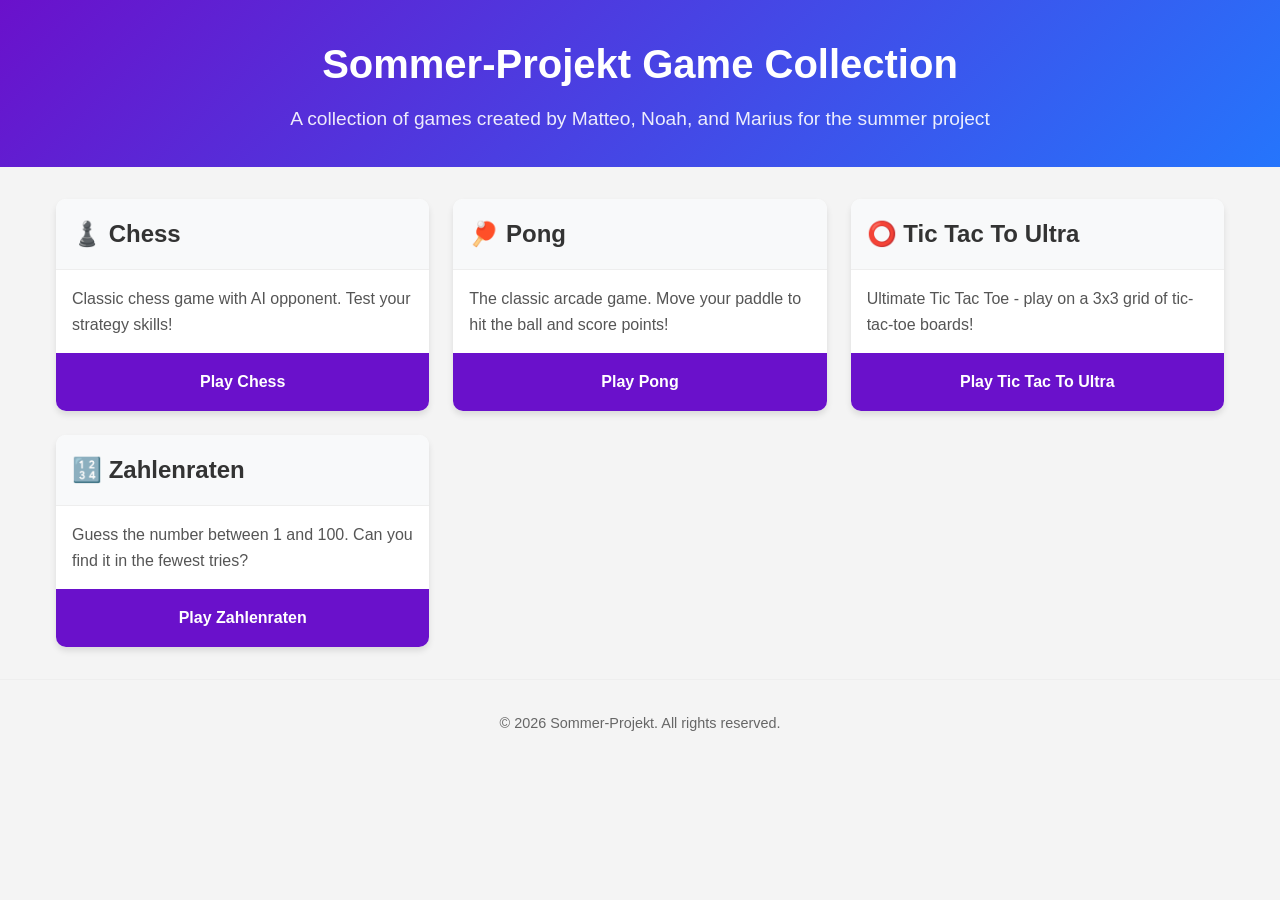
<file: index.html>
<!DOCTYPE html>
<html lang="en">
<head>
    <meta charset="UTF-8">
    <meta name="viewport" content="width=device-width, initial-scale=1.0">
    <title>Sommer-Projekt Game Collection</title>
    <link rel="stylesheet" href="style.css">
</head>
<body>
    <header>
        <h1>Sommer-Projekt Game Collection</h1>
        <p>A collection of games created by Matteo, Noah, and Marius for the summer project</p>
    </header>

    <main>
        <section class="games-grid">
            <article class="game-card">
                <h2>♟️ Chess</h2>
                <p>Classic chess game with AI opponent. Test your strategy skills!</p>
                <a href="Chess/chess.html" class="btn">Play Chess</a>
            </article>

            <article class="game-card">
                <h2>🏓 Pong</h2>
                <p>The classic arcade game. Move your paddle to hit the ball and score points!</p>
                <a href="Pong/pong.html" class="btn">Play Pong</a>
            </article>

            <article class="game-card">
                <h2>⭕ Tic Tac To Ultra</h2>
                <p>Ultimate Tic Tac Toe - play on a 3x3 grid of tic-tac-toe boards!</p>
                <a href="Tic Tac To Ultra/TicTacTo_Ultra.html" class="btn">Play Tic Tac To Ultra</a>
            </article>

            <article class="game-card">
                <h2>🔢 Zahlenraten</h2>
                <p>Guess the number between 1 and 100. Can you find it in the fewest tries?</p>
                <a href="Zahlen-Raten/zahlenraten.html" class="btn">Play Zahlenraten</a>
            </article>
        </section>
    </main>

    <footer>
        <p>&copy; 2026 Sommer-Projekt. All rights reserved.</p>
    </footer>

    <script src="script.js"></script>
</body>
</html>
</file>
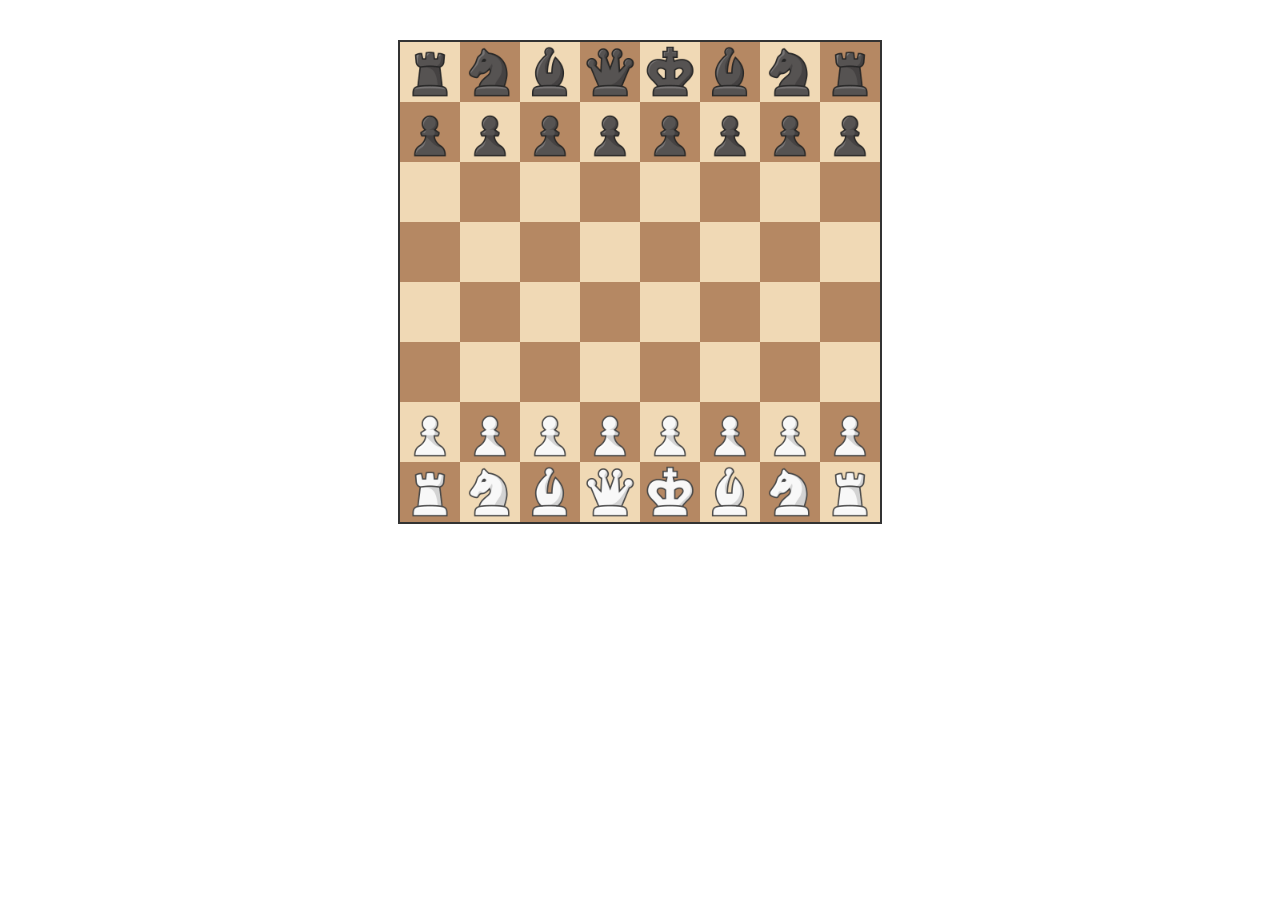
<file: Chess/chess.html>
<!doctype html>
<html lang="en">
  <head>
    <meta charset="UTF-8" />
    <meta name="viewport" content="width=device-width, initial-scale=1.0" />
    <title>Chess Game</title>
    <link rel="stylesheet" href="css/chess.css" />
  </head>
  <body>
    <div id="board"></div>
    <script src="js/chess.js"></script>
  </body>
</html>
</file>
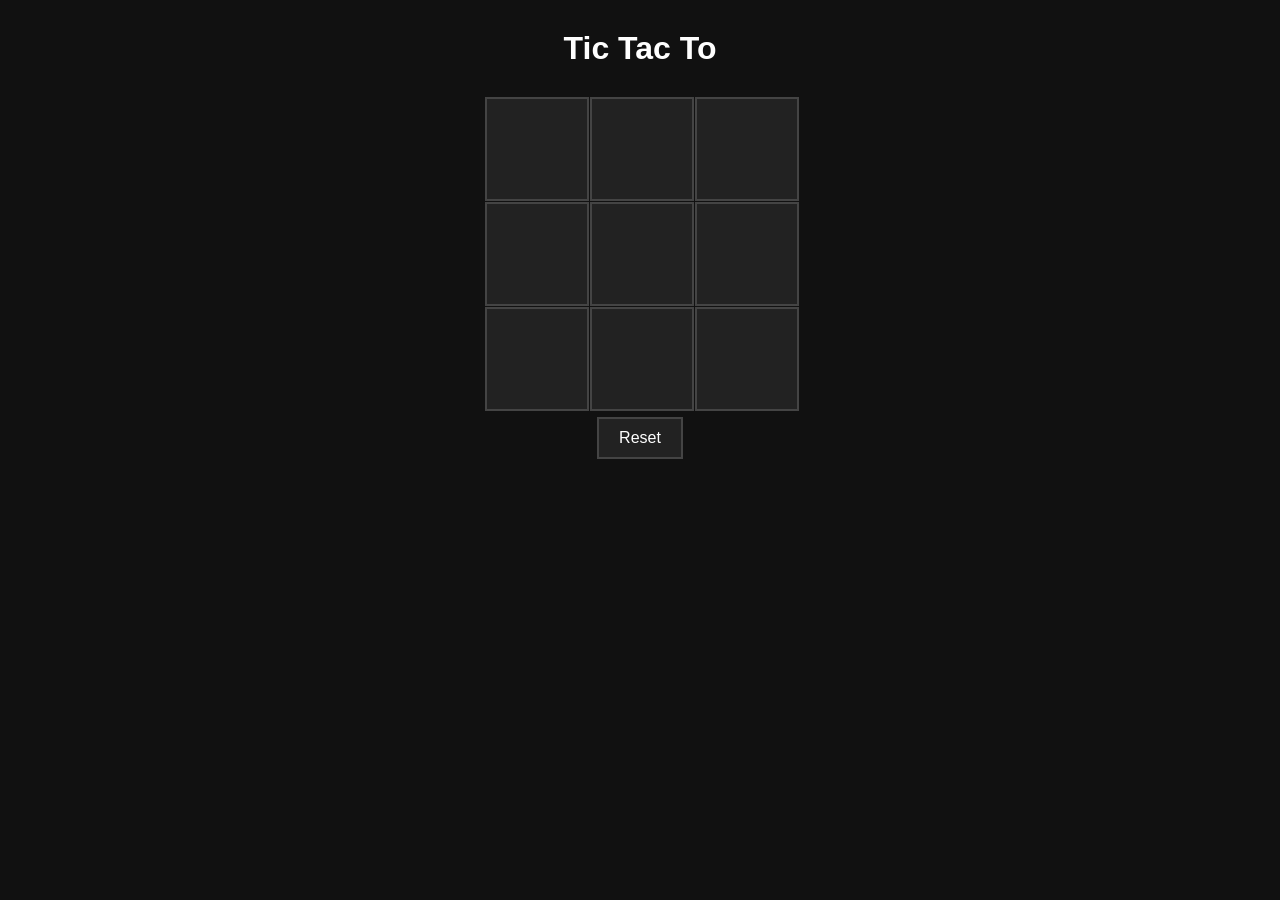
<file: Tic Tac To Ultra/TicTacTo_Ultra.html>
<!DOCTYPE html>
<html lang="de">

<head>
    <meta charset="UTF-8">
    <!-- Sorgt dafür, dass die Seite auf Handy/Tablet korrekt skaliert -->
    <meta name="viewport" content="width=device-width, initial-scale=1.0">

    <title>TicTacTo Ultra</title>

    <!-- Verknüpft die externe CSS-Datei für das Design -->
    <link rel="stylesheet" href="TicTacTo_Ultra.css">
</head>

<body>

    <div class="container">
        <!-- Hauptüberschrift des Spiels -->
        <h1>Tic Tac To</h1>

        <div class="game-board">

            <!-- Classic TicTacToe Spielfeld -->
            <div class="classic">

                <!-- 9 Felder des Classic-Boards -->
                <!-- Jedes Feld hat die Klasse "cell_c" und eine eindeutige ID -->
                <div class="cell_c" id="classic-0"></div>
                <div class="cell_c" id="classic-1"></div>
                <div class="cell_c" id="classic-2"></div>
                <div class="cell_c" id="classic-3"></div>
                <div class="cell_c" id="classic-4"></div>
                <div class="cell_c" id="classic-5"></div>
                <div class="cell_c" id="classic-6"></div>
                <div class="cell_c" id="classic-7"></div>
                <div class="cell_c" id="classic-8"></div>

            </div>

            <!-- Reset-Button zum Zurücksetzen des Spiels -->
            <button id="reset-button">Reset</button>

        </div>
    </div>

    <!-- Verknüpft die JavaScript-Datei, die die Spiellogik enthält -->
    <script src="TicTacTo_Ultra.js"></script>
</body>

</html>
</file>
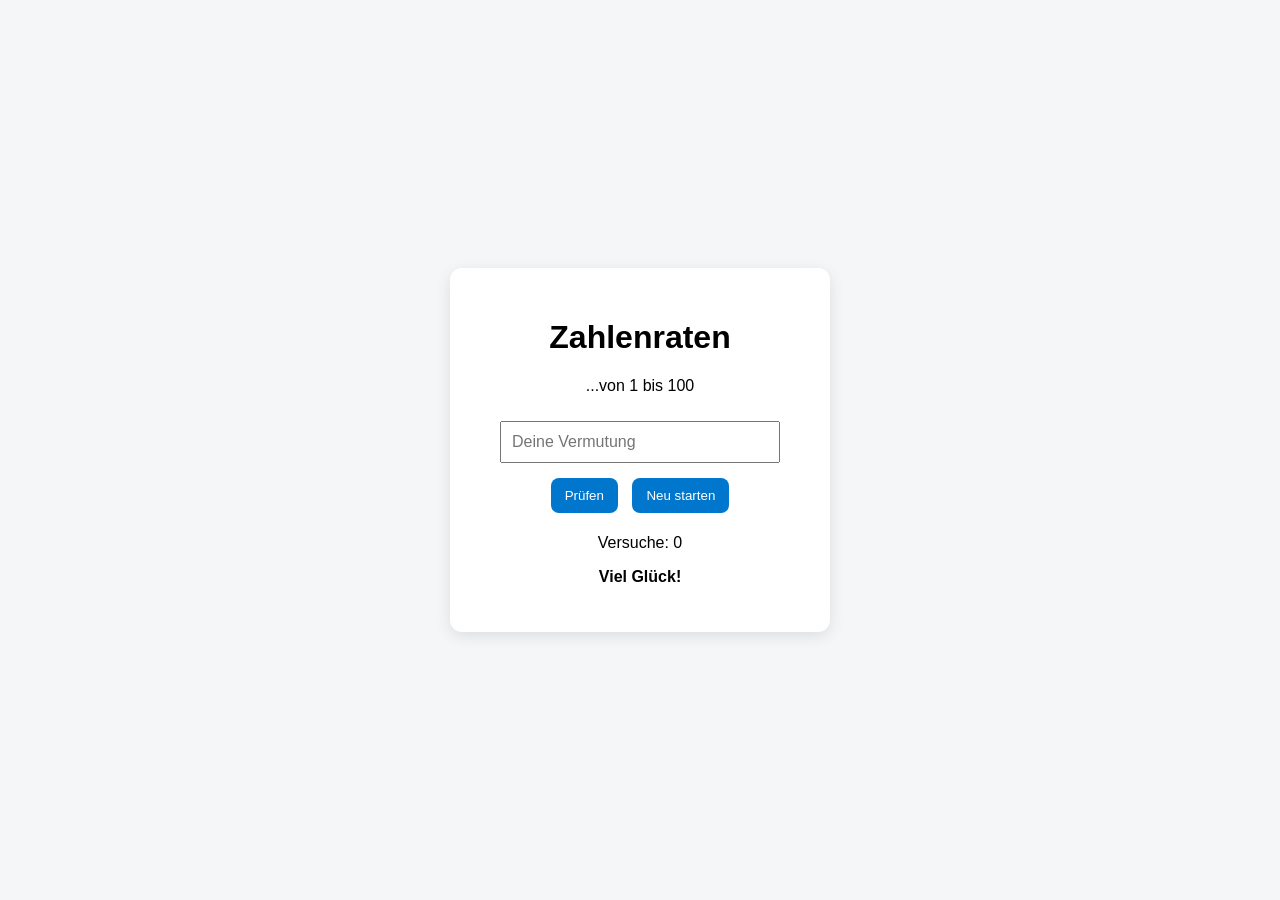
<file: Zahlen-Raten/zahlenraten.html>
<!DOCTYPE html>
<html lang="de">
<head>
    <meta charset="UTF-8">
    <meta name="viewport" content="width=device-width, initial-scale=1.0">
    <title>Zahlenraten</title>
    <link rel="stylesheet" href="zahlenraten.css">
</head>
<body>
    <!-- Main container for the game -->
    <div class="container">
        <h1>Zahlenraten</h1>
        <p>...von 1 bis 100</p>

        <!-- Input field for user's guess -->
        <input type="number" id="guess" placeholder="Deine Vermutung" min="1" max="100">
        <!-- Button to submit a guess -->
        <button id="check_button">Prüfen</button>
        <!-- Button to restart the game -->
        <button id="restart_button">Neu starten</button>
        <!-- Display for number of attempts -->
        <p>Versuche: <span id="versuche">0</span></p>
        <!-- Display for game messages (too high, too low, correct) -->
        <p id="message">Viel Glück!</p>
    </div>

    <script src="zahlenraten.js"></script>
</body>
</html>
</file>
<file: style.css>
/* Reset and base styles */
* {
    margin: 0;
    padding: 0;
    box-sizing: border-box;
}

body {
    font-family: 'Segoe UI', Tahoma, Geneva, Verdana, sans-serif;
    line-height: 1.6;
    color: #333;
    background-color: #f4f4f4;
}

header {
    background: linear-gradient(135deg, #6a11cb 0%, #2575fc 100%);
    color: white;
    text-align: center;
    padding: 2rem 1rem;
    margin-bottom: 2rem;
}

header h1 {
    font-size: 2.5rem;
    margin-bottom: 0.5rem;
}

header p {
    font-size: 1.2rem;
    opacity: 0.9;
}

main {
    max-width: 1200px;
    margin: 0 auto;
    padding: 0 1rem;
}

.games-grid {
    display: grid;
    grid-template-columns: repeat(auto-fit, minmax(280px, 1fr));
    gap: 1.5rem;
    margin-bottom: 2rem;
}

.game-card {
    background: white;
    border-radius: 10px;
    box-shadow: 0 4px 6px rgba(0,0,0,0.1);
    overflow: hidden;
    transition: transform 0.3s ease, box-shadow 0.3s ease;
}

.game-card:hover {
    transform: translateY(-5px);
    box-shadow: 0 6px 12px rgba(0,0,0,0.15);
}

.game-card h2 {
    background: #f8f9fa;
    padding: 1rem;
    margin: 0;
    font-size: 1.5rem;
    border-bottom: 1px solid #eee;
}

.game-card p {
    padding: 1rem;
    color: #555;
}

.game-card .btn {
    display: block;
    width: 100%;
    padding: 1rem;
    background: #6a11cb;
    color: white;
    text-align: center;
    text-decoration: none;
    font-weight: bold;
    transition: background 0.3s ease;
}

.game-card .btn:hover {
    background: #5a0ca8;
}

footer {
    text-align: center;
    padding: 2rem 1rem;
    color: #666;
    font-size: 0.9rem;
    border-top: 1px solid #eee;
    margin-top: 2rem;
}

/* Responsive adjustments */
@media (max-width: 768px) {
    header h1 {
        font-size: 2rem;
    }

    header p {
        font-size: 1rem;
    }

    .games-grid {
        grid-template-columns: 1fr;
    }
}
</file>
<file: Chess/css/chess.css>
/* Chess Board Styles */

#board {
  display: grid;
  grid-template-columns: repeat(8, 1fr);
  grid-template-rows: repeat(8, 1fr);
  width: 480px; /* 60px * 8 */
  height: 480px;
  margin: 40px auto;
  border: 2px solid #333;
}

.square {
  width: 60px;
  height: 60px;
  position: relative;
  box-sizing: border-box;
}

.white {
  background-color: #f0d9b5; /* light tan */
}

.black {
  background-color: #b58863; /* dark brown */
}

/* Piece images */
.square img {
  position: absolute;
  top: 0;
  left: 0;
  width: 100%;
  height: 100%;
  object-fit: contain;
}

/* Selected square highlight */
.selected-piece {
  border: 3px solid #ff0;
  border-radius: 3px;
}

/* Optional: make the board responsive */
@media (max-width: 500px) {
  #board {
    width: 90vw;
    height: 90vw;
  }
  .square {
    width: calc(90vw / 8);
    height: calc(90vw / 8);
  }
}
</file>
<file: Tic Tac To Ultra/TicTacTo_Ultra.css>
body {
    background: #111;
    color: #fff;
    font-family: Arial, sans-serif;
    text-align: center;
    margin: 0;
    padding: 0;
    height: 100vh;
    display: flex;
    flex-direction: column;
    align-items: center;
}

.container {
    margin-top: 20px;
}

h1 {
    margin: 10px 0;
    font-size: 32px;
}

#mode-text {
    margin-top: 8px;
    font-size: 20px;
}

/* Classic */

.classic {
    display: grid;
    grid-template-columns: repeat(3, 100px);
    grid-template-rows: repeat(3, 100px);
    gap: 5px;
    margin: 30px auto 10px auto;
}

.cell_c {
    width: 100px;
    height: 100px;
    background: #222;
    color: #fff;
    font-size: 48px;
    display: flex;
    align-items: center;
    justify-content: center;
    cursor: pointer;
    user-select: none;
    border: 2px solid #444;
    transition: background 0.2s;
}

.cell_c:hover {
    background: #333;
}

#reset-button {
    display: block;
    margin: 10px auto 0 auto;
    padding: 10px 20px;
    background: #222;
    color: #fff;
    border: 2px solid #444;
    cursor: pointer;
    font-size: 16px;
    transition: 0.2s;
}

#reset-button:hover {
    background: #333;
}
</file>
<file: Zahlen-Raten/zahlenraten.css>
body {
  font-family: Arial, sans-serif;
  background: #f4f6f8;
  display: flex;
  justify-content: center;
  align-items: center;
  height: 100vh;
  margin: 0;
}

.container {
  background: white;
  padding: 30px;
  border-radius: 12px;
  box-shadow: 0 4px 15px rgba(0,0,0,0.1);
  text-align: center;
  width: 320px;
}

input {
  width: 80%;
  padding: 10px;
  margin: 10px 0;
  font-size: 16px;
}

button {
  padding: 10px 14px;
  margin: 5px;
  border: none;
  border-radius: 8px;
  background: #0077cc;
  color: white;
  cursor: pointer;
}

button:hover {
  background: #005fa3;
}

#message {
  margin-top: 15px;
  font-weight: bold;
}
</file>
